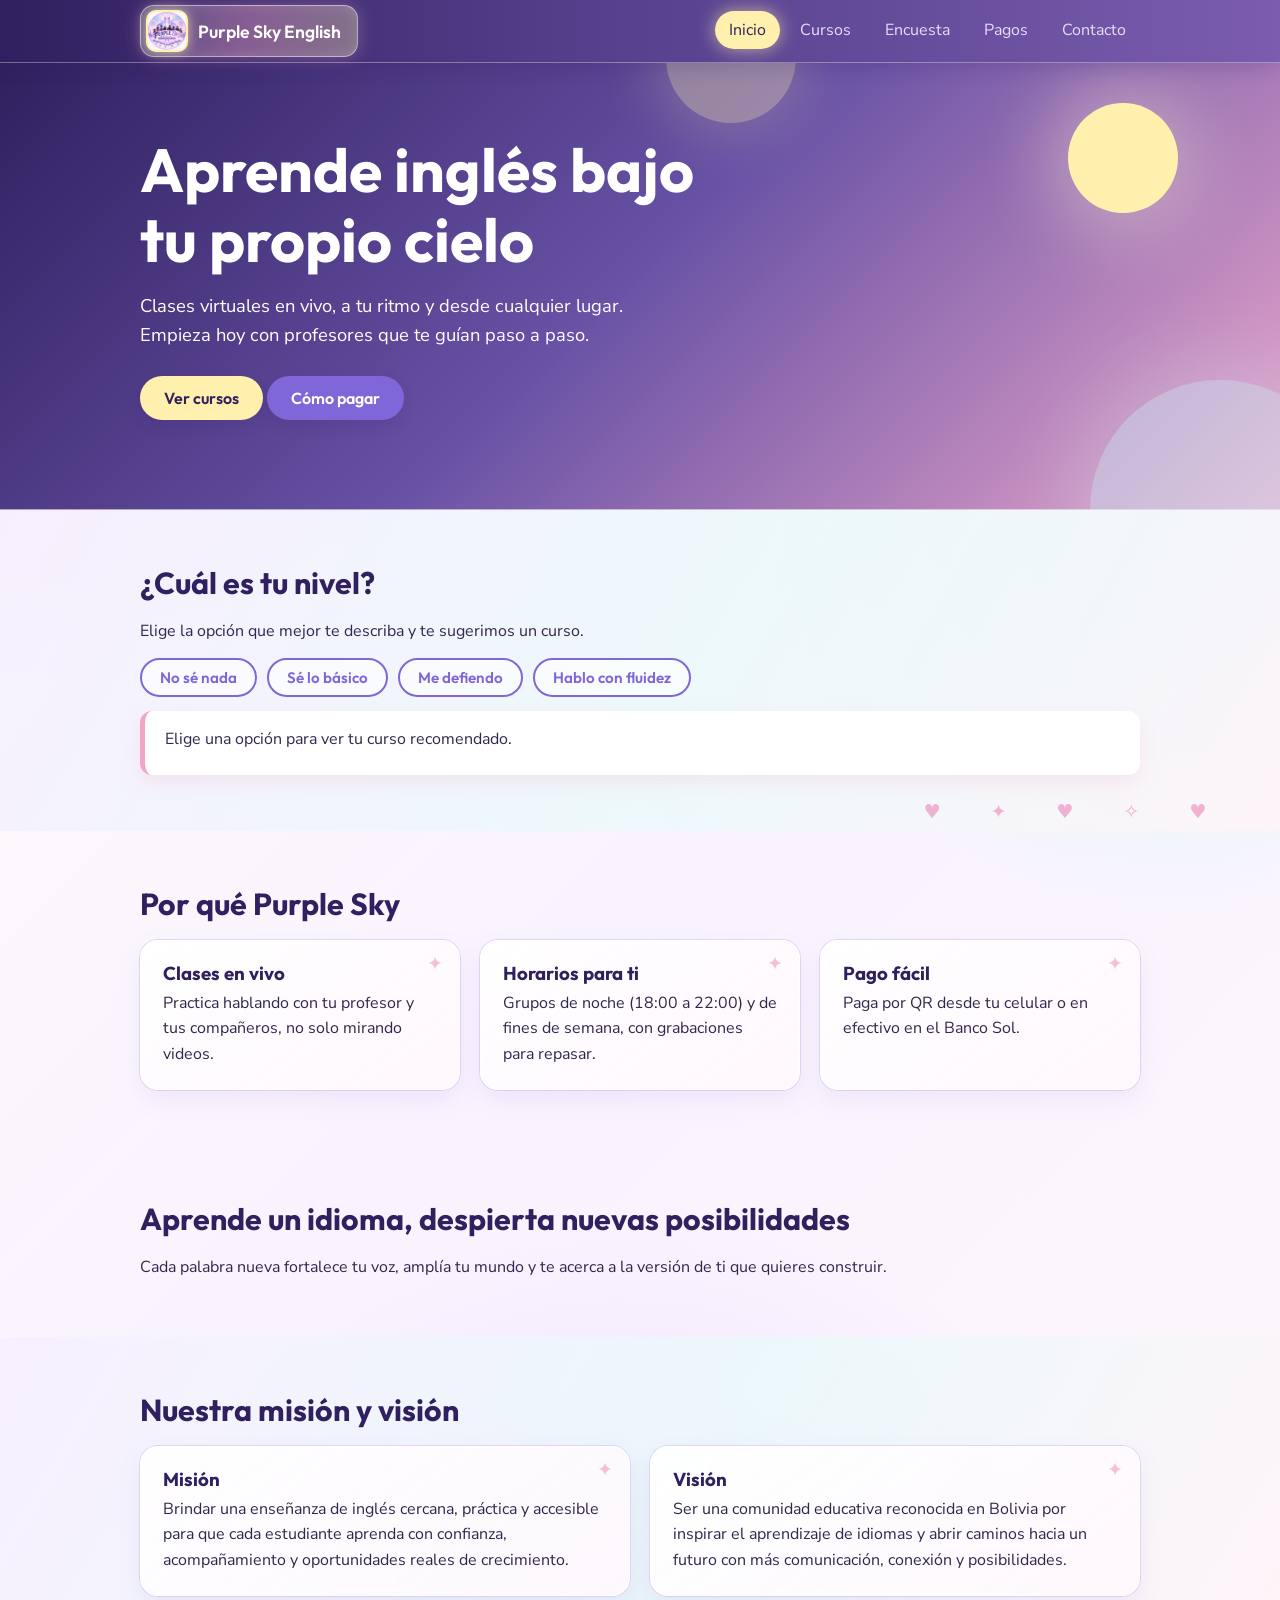
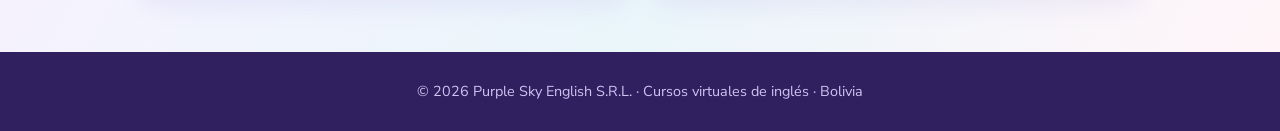
<file: index.html>
<!DOCTYPE html>
<html lang="es">
<head>
  <meta charset="UTF-8">
  <meta name="viewport" content="width=device-width, initial-scale=1.0">
  <title>Inicio | Purple Sky English S.R.L.</title>
  <link rel="icon" href="img/logo.svg">
  <link rel="preconnect" href="https://fonts.googleapis.com">
  <link rel="stylesheet" href="https://fonts.googleapis.com/css2?family=Nunito+Sans:wght@400;700&family=Outfit:wght@600&display=swap">
  <link rel="stylesheet" href="css/estilos.css">
</head>
<body>
<header><div class="wrap">
  <a class="marca" href="index.html" aria-label="Ir al inicio"><img src="img/Designer.png" alt="Logo">Purple Sky English</a>
  <button id="menu" aria-label="Abrir menú" aria-expanded="false">Menú</button>
  <nav><ul>
    <li><a href="index.html">Inicio</a></li>
    <li><a href="cursos.html">Cursos</a></li>
    <li><a href="encuesta.html">Encuesta</a></li>
    <li><a href="pagos.html">Pagos</a></li>
    <li><a href="contacto.html">Contacto</a></li>
  </ul></nav>
</div></header>
<main>
<section class="hero"><div class="luna"></div><div class="wrap">
  <h1>Aprende inglés bajo tu propio cielo</h1>
  <p>Clases virtuales en vivo, a tu ritmo y desde cualquier lugar. Empieza hoy con profesores que te guían paso a paso.</p>
  <a class="btn" href="cursos.html">Ver cursos</a> <a class="btn os" href="pagos.html">Cómo pagar</a>
</div></section>
<section class="fondo"><div class="wrap">
  <h2>¿Cuál es tu nivel?</h2>
  <p>Elige la opción que mejor te describa y te sugerimos un curso.</p>
  <div class="nivel">
    <button class="chip" data-n="A1">No sé nada</button><button class="chip" data-n="A2">Sé lo básico</button>
    <button class="chip" data-n="B1">Me defiendo</button><button class="chip" data-n="B2">Hablo con fluidez</button>
  </div>
  <div id="sugerencia" aria-live="polite">Elige una opción para ver tu curso recomendado.</div>
</div></section>
<section><div class="wrap">
  <h2>Por qué Purple Sky</h2>
  <div class="grid">
    <div class="card"><h3>Clases en vivo</h3><p>Practica hablando con tu profesor y tus compañeros, no solo mirando videos.</p></div>
    <div class="card"><h3>Horarios para ti</h3><p>Grupos de noche (18:00 a 22:00) y de fines de semana, con grabaciones para repasar.</p></div>
    <div class="card"><h3>Pago fácil</h3><p>Paga por QR desde tu celular o en efectivo en el Banco Sol.</p></div>
  </div>
</div></section>
<section><div class="wrap"><h2>Aprende un idioma, despierta nuevas posibilidades</h2><p>Cada palabra nueva fortalece tu voz, amplía tu mundo y te acerca a la versión de ti que quieres construir.</p></div></section>
<section class="fondo"><div class="wrap">
  <h2>Nuestra misión y visión</h2>
  <div class="grid">
    <article class="card"><h3>Misión</h3><p>Brindar una enseñanza de inglés cercana, práctica y accesible para que cada estudiante aprenda con confianza, acompañamiento y oportunidades reales de crecimiento.</p></article>
    <article class="card"><h3>Visión</h3><p>Ser una comunidad educativa reconocida en Bolivia por inspirar el aprendizaje de idiomas y abrir caminos hacia un futuro con más comunicación, conexión y posibilidades.</p></article>
  </div>
</div></section>
</main>
<footer>© <span id="anio">2026</span> Purple Sky English S.R.L. · Cursos virtuales de inglés · Bolivia</footer>
<script src="js/app.js"></script>
</body>
</html>
</file>
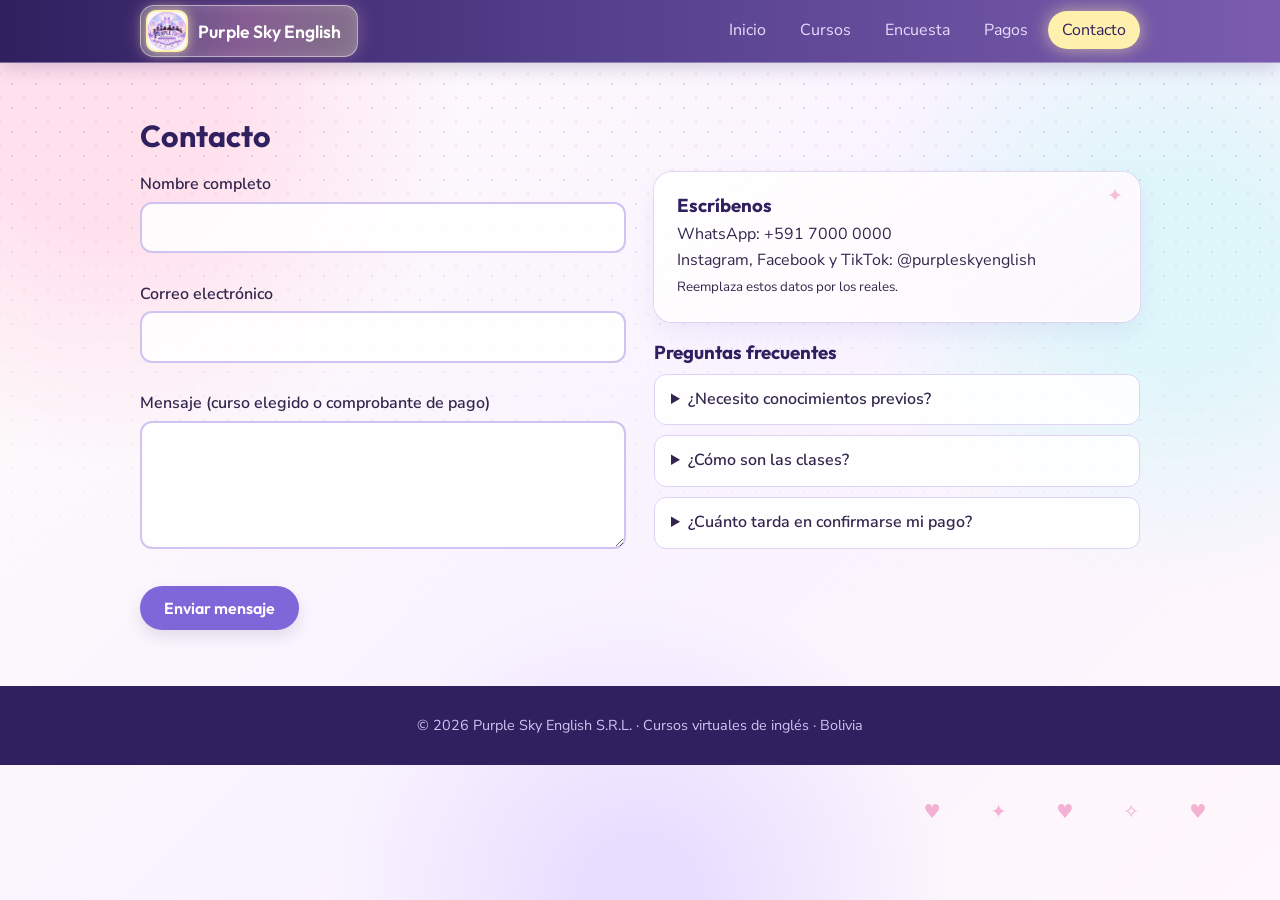
<file: contacto.html>
<!DOCTYPE html>
<html lang="es">
<head>
  <meta charset="UTF-8">
  <meta name="viewport" content="width=device-width, initial-scale=1.0">
  <title>Contacto | Purple Sky English S.R.L.</title>
  <link rel="icon" href="img/logo.svg">
  <link rel="preconnect" href="https://fonts.googleapis.com">
  <link rel="stylesheet" href="https://fonts.googleapis.com/css2?family=Nunito+Sans:wght@400;700&family=Outfit:wght@600&display=swap">
  <link rel="stylesheet" href="css/estilos.css">
</head>
<body>
<header><div class="wrap">
  <a class="marca" href="index.html" aria-label="Ir al inicio"><img src="img/Designer.png" alt="">Purple Sky English</a>
  <button id="menu" aria-label="Abrir menú" aria-expanded="false">Menú</button>
  <nav><ul>
    <li><a href="index.html">Inicio</a></li>
    <li><a href="cursos.html">Cursos</a></li>
    <li><a href="encuesta.html">Encuesta</a></li>
    <li><a href="pagos.html">Pagos</a></li>
    <li><a href="contacto.html">Contacto</a></li>
  </ul></nav>
</div></header>
<main>
<section><div class="wrap">
  <h2>Contacto</h2>
  <div class="pago"><div>
    <form id="form" novalidate>
      <label for="n">Nombre completo</label><input id="n" required autocomplete="name"><div class="err"></div>
      <label for="e">Correo electrónico</label><input id="e" type="email" required autocomplete="email"><div class="err"></div>
      <label for="m">Mensaje (curso elegido o comprobante de pago)</label><textarea id="m" rows="4" required></textarea><div class="err"></div>
      <button class="btn os" type="submit">Enviar mensaje</button>
    </form>
    <div class="ok" role="status"><b>Mensaje enviado.</b> Te respondemos pronto.</div>
  </div>
  <div>
    <div class="card" style="margin-bottom:20px"><h3>Escríbenos</h3><p>WhatsApp: +591 7000 0000</p><p>Instagram, Facebook y TikTok: @purpleskyenglish</p><small>Reemplaza estos datos por los reales.</small></div>
    <h3 style="margin-bottom:10px">Preguntas frecuentes</h3>
    <details><summary>¿Necesito conocimientos previos?</summary><p>No. Tenemos cursos desde nivel cero.</p></details>
    <details><summary>¿Cómo son las clases?</summary><p>En vivo por videollamada, en grupos pequeños.</p></details>
    <details><summary>¿Cuánto tarda en confirmarse mi pago?</summary><p>Menos de 24 horas hábiles.</p></details>
  </div></div>
</div></section>
</main>
<footer>© <span id="anio">2026</span> Purple Sky English S.R.L. · Cursos virtuales de inglés · Bolivia</footer>
<script src="js/app.js"></script>
</body>
</html>
</file>
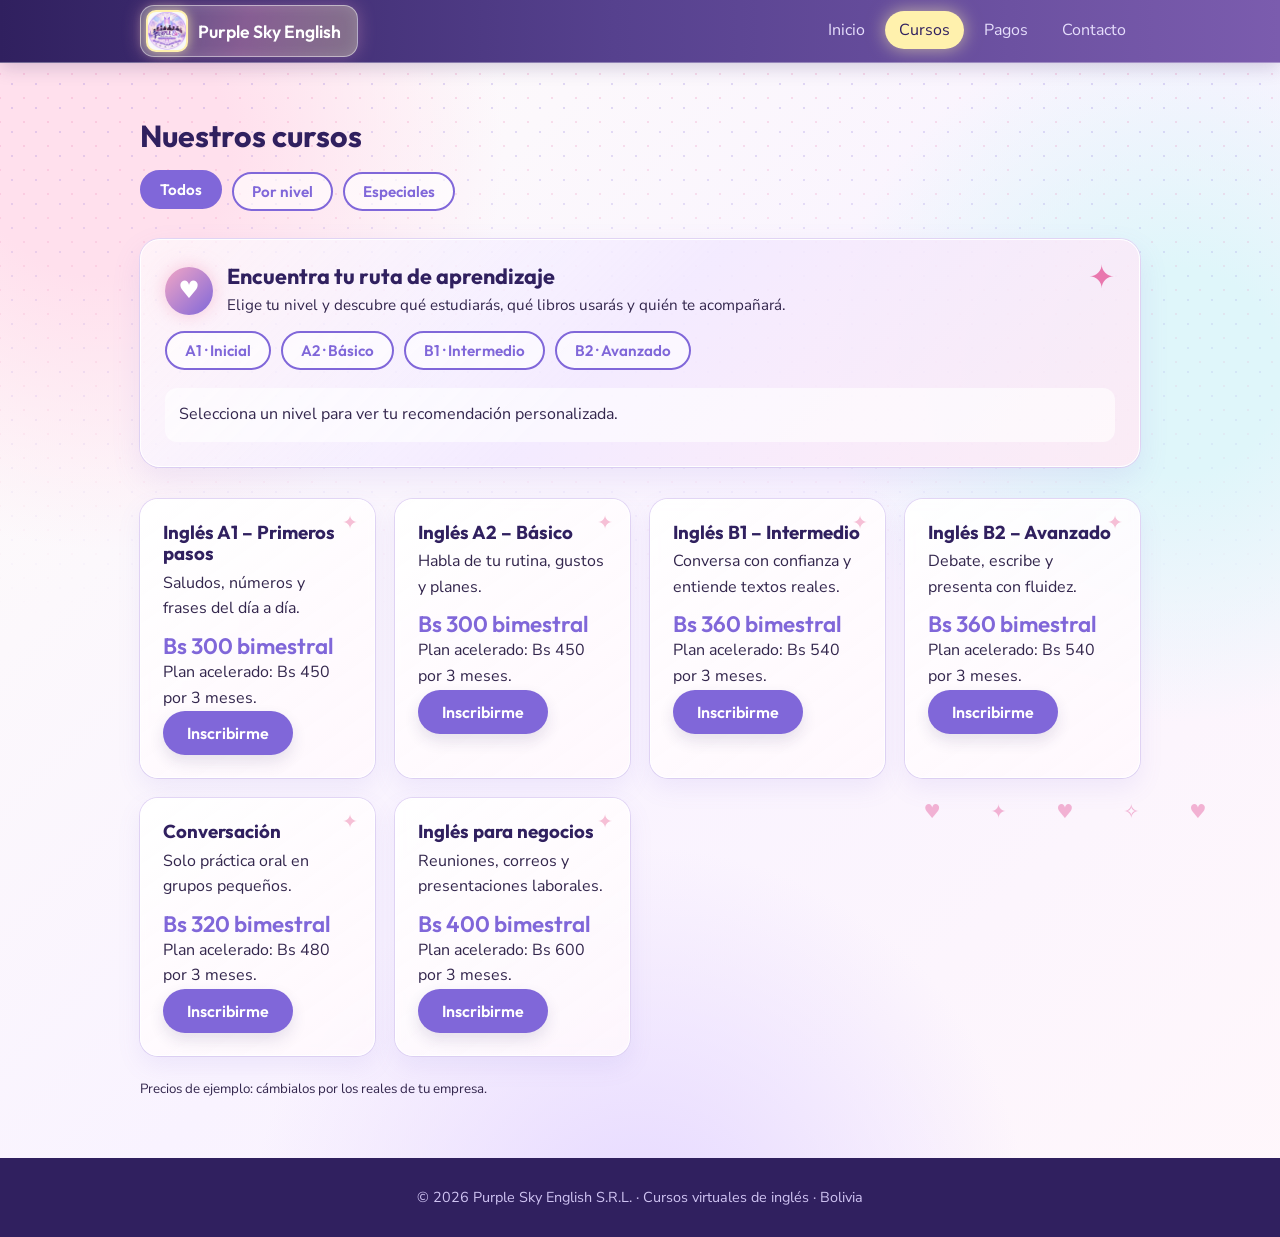
<file: cursos.html>
<!DOCTYPE html>
<html lang="es">
<head>
  <meta charset="UTF-8">
  <meta name="viewport" content="width=device-width, initial-scale=1.0">
  <title>Cursos | Purple Sky English S.R.L.</title>
  <link rel="icon" href="img/Designer.png">
  <link rel="preconnect" href="https://fonts.googleapis.com">
  <link rel="stylesheet" href="https://fonts.googleapis.com/css2?family=Nunito+Sans:wght@400;700&family=Outfit:wght@600&display=swap">
  <link rel="stylesheet" href="css/estilos.css">
</head>
<body>
<header><div class="wrap">
  <a class="marca" href="index.html" aria-label="Ir al inicio"><img src="img/Designer.png" alt="">Purple Sky English</a>
  <button id="menu" aria-label="Abrir menú" aria-expanded="false">Menú</button>
  <nav><ul>
    <li><a href="index.html">Inicio</a></li>
    <li><a href="cursos.html">Cursos</a></li>
    <li><a href="pagos.html">Pagos</a></li>
    <li><a href="contacto.html">Contacto</a></li>
  </ul></nav>
</div></header>
<main>
<section><div class="wrap">
  <h2>Nuestros cursos</h2>
  <div class="nivel filtro">
    <button class="chip on" data-f="todos">Todos</button><button class="chip" data-f="nivel">Por nivel</button><button class="chip" data-f="especial">Especiales</button>
  </div>
  <div class="ruta" id="ruta">
    <div class="ruta-cabecera">
      <span class="ruta-icono">♥</span>
      <div><h3>Encuentra tu ruta de aprendizaje</h3><p>Elige tu nivel y descubre qué estudiarás, qué libros usarás y quién te acompañará.</p></div>
    </div>
    <div class="nivel ruta-opciones" aria-label="Selecciona tu nivel de inglés">
      <button class="chip" data-ruta="A1">A1 · Inicial</button><button class="chip" data-ruta="A2">A2 · Básico</button>
      <button class="chip" data-ruta="B1">B1 · Intermedio</button><button class="chip" data-ruta="B2">B2 · Avanzado</button>
    </div>
    <div class="ruta-resultado" id="rutaResultado" aria-live="polite">
      <p class="ruta-ayuda">Selecciona un nivel para ver tu recomendación personalizada.</p>
    </div>
  </div>
  <div class="grid">
<article class="card curso" data-tipo="nivel"><h3>Inglés A1 – Primeros pasos</h3><p>Saludos, números y frases del día a día.</p><p class="precio">Bs 300 bimestral</p><p>Plan acelerado: Bs 450 por 3 meses.</p><a class="btn os" href="pagos.html">Inscribirme</a></article>
<article class="card curso" data-tipo="nivel"><h3>Inglés A2 – Básico</h3><p>Habla de tu rutina, gustos y planes.</p><p class="precio">Bs 300 bimestral</p><p>Plan acelerado: Bs 450 por 3 meses.</p><a class="btn os" href="pagos.html">Inscribirme</a></article>
<article class="card curso" data-tipo="nivel"><h3>Inglés B1 – Intermedio</h3><p>Conversa con confianza y entiende textos reales.</p><p class="precio">Bs 360 bimestral</p><p>Plan acelerado: Bs 540 por 3 meses.</p><a class="btn os" href="pagos.html">Inscribirme</a></article>
<article class="card curso" data-tipo="nivel"><h3>Inglés B2 – Avanzado</h3><p>Debate, escribe y presenta con fluidez.</p><p class="precio">Bs 360 bimestral</p><p>Plan acelerado: Bs 540 por 3 meses.</p><a class="btn os" href="pagos.html">Inscribirme</a></article>
<article class="card curso" data-tipo="especial"><h3>Conversación</h3><p>Solo práctica oral en grupos pequeños.</p><p class="precio">Bs 320 bimestral</p><p>Plan acelerado: Bs 480 por 3 meses.</p><a class="btn os" href="pagos.html">Inscribirme</a></article>
<article class="card curso" data-tipo="especial"><h3>Inglés para negocios</h3><p>Reuniones, correos y presentaciones laborales.</p><p class="precio">Bs 400 bimestral</p><p>Plan acelerado: Bs 600 por 3 meses.</p><a class="btn os" href="pagos.html">Inscribirme</a></article>
  </div>
  <p style="margin-top:20px"><small>Precios de ejemplo: cámbialos por los reales de tu empresa.</small></p>
</div></section>
</main>
<footer>© <span id="anio">2026</span> Purple Sky English S.R.L. · Cursos virtuales de inglés · Bolivia</footer>
<script src="js/app.js"></script>
</body>
</html>
</file>
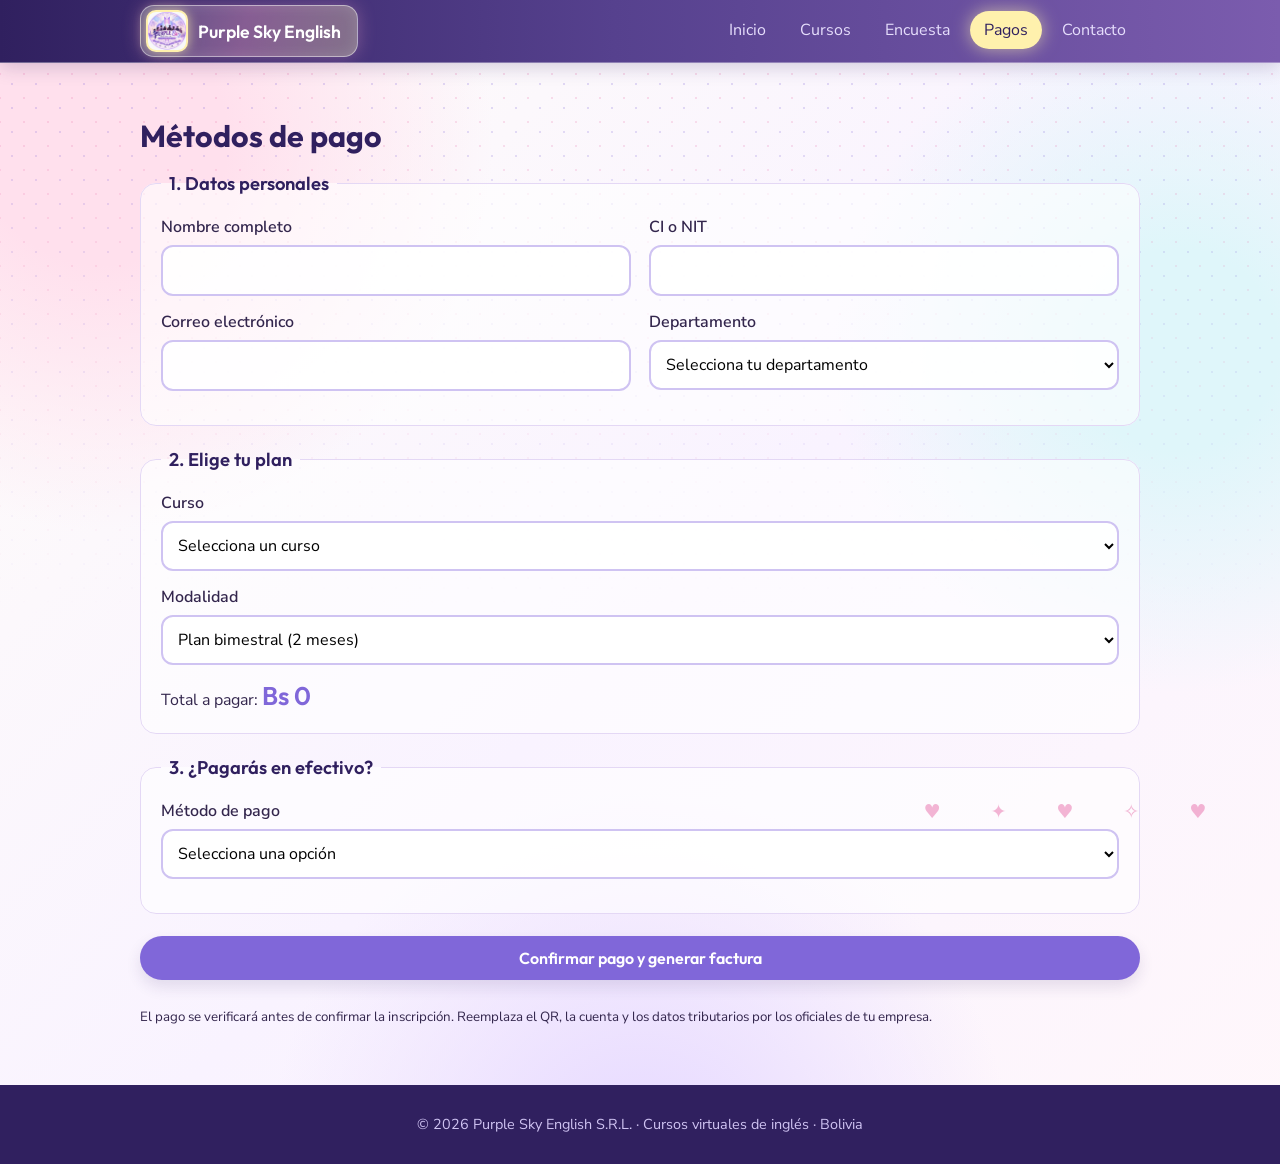
<file: pagos.html>
<!DOCTYPE html>
<html lang="es">
<head>
  <meta charset="UTF-8">
  <meta name="viewport" content="width=device-width, initial-scale=1.0">
  <title>Métodos de pago | Purple Sky English S.R.L.</title>
  <link rel="icon" href="img/Designer.png">
  <link rel="preconnect" href="https://fonts.googleapis.com">
  <link rel="stylesheet" href="https://fonts.googleapis.com/css2?family=Nunito+Sans:wght@400;700&family=Outfit:wght@600&display=swap">
  <link rel="stylesheet" href="css/estilos.css">
</head>
<body>
<header><div class="wrap">
  <a class="marca" href="index.html" aria-label="Ir al inicio"><img src="img/Designer.png" alt="">Purple Sky English</a>
  <button id="menu" aria-label="Abrir menú" aria-expanded="false">Menú</button>
  <nav><ul>
    <li><a href="index.html">Inicio</a></li>
    <li><a href="cursos.html">Cursos</a></li>
    <li><a href="encuesta.html">Encuesta</a></li>
    <li><a href="pagos.html">Pagos</a></li>
    <li><a href="contacto.html">Contacto</a></li>
  </ul></nav>
</div></header>
<main>
<section><div class="wrap">
  <h2>Métodos de pago</h2>
  <form id="pagoForm" class="pago-form">
    <fieldset><legend>1. Datos personales</legend>
      <div class="form-grid"><div><label for="nombre">Nombre completo</label><input id="nombre" name="nombre" required autocomplete="name"><span class="err"></span></div><div><label for="documento">CI o NIT</label><input id="documento" name="documento" required><span class="err"></span></div><div><label for="correo">Correo electrónico</label><input id="correo" name="correo" type="email" required autocomplete="email"><span class="err"></span></div><div><label for="departamento">Departamento</label><select id="departamento" name="departamento" required><option value="">Selecciona tu departamento</option><option>La Paz</option><option>Santa Cruz</option><option>Cochabamba</option><option>Chuquisaca</option><option>Tarija</option><option>Oruro</option><option>Potosí</option><option>Beni</option><option>Pando</option></select><span class="err"></span></div></div>
    </fieldset>
    <fieldset><legend>2. Elige tu plan</legend>
      <label for="curso">Curso</label><select id="curso" name="curso" required><option value="0">Selecciona un curso</option><option value="150">Inglés A1 – Primeros pasos</option><option value="150">Inglés A2 – Básico</option><option value="180">Inglés B1 – Intermedio</option><option value="180">Inglés B2 – Avanzado</option><option value="160">Conversación</option><option value="200">Inglés para negocios</option></select><span class="err"></span>
      <label for="meses">Modalidad</label><select id="meses" name="meses"><option value="2">Plan bimestral (2 meses)</option><option value="3">Plan acelerado (3 meses)</option></select>
      <p>Total a pagar: <span class="total tot">Bs 0</span></p>
    </fieldset>
    <fieldset><legend>3. ¿Pagarás en efectivo?</legend>
      <label for="metodo">Método de pago</label><select id="metodo" name="metodo" required><option value="">Selecciona una opción</option><option value="efectivo">Sí, pagaré en efectivo</option><option value="qr">No, pagaré por QR</option></select><span class="err"></span>
      <div id="qr" class="panel"><div class="pago"><img class="qr" src="img/WhatsApp Image 2026-10-03 at 12.34.13 AM.jpeg" alt="Código QR para pagar a Purple Sky English S.R.L."><ol class="pasos"><li>Escanea el QR con tu banco.</li><li>Escribe el monto: <b class="tot">Bs 0</b>.</li><li>Guarda la captura del comprobante.</li></ol></div></div>
      <div id="efectivo" class="panel"><div class="card"><p>Deposita en cualquier sucursal del <b>Banco Sol</b>.</p><p>Titular: <b>Purple Sky English S.R.L.</b></p><p>Cuenta: <b id="cuenta">000-0000000-0-00</b></p><p>Monto: <b class="tot">Bs 0</b></p><button type="button" class="btn os" id="copiar">Copiar número</button></div></div>
    </fieldset>
    <button type="submit" class="btn os">Confirmar pago y generar factura</button>
  </form>
  <div id="pagoExito" class="pago-exito oculto" aria-live="polite"><h2>¡Pago registrado correctamente!</h2><p id="correoAviso"></p><a id="enviarCorreo" class="btn" href="#">Enviar confirmación por correo</a></div>
  <article id="factura" class="factura oculto"><div class="factura-cabecera"><div><h2>Factura referencial</h2><p>Purple Sky English S.R.L.</p><p>Factura N° <b id="facturaNumero"></b></p></div><strong>13%<small>Crédito fiscal</small></strong></div><div class="factura-datos"><p><b>Cliente:</b> <span id="facturaNombre"></span></p><p><b>CI/NIT:</b> <span id="facturaDocumento"></span></p><p><b>Correo:</b> <span id="facturaCorreo"></span></p><p><b>Departamento:</b> <span id="facturaDepartamento"></span></p></div><div class="factura-total"><p>Importe total: <b id="facturaTotal"></b></p><p>Crédito fiscal (13%): <b id="facturaCredito"></b></p></div><small>Documento referencial para este sitio. La factura con validez fiscal debe emitirse mediante el sistema autorizado por el SIN con los datos tributarios reales.</small></article>
  <p style="margin-top:24px"><small>El pago se verificará antes de confirmar la inscripción. Reemplaza el QR, la cuenta y los datos tributarios por los oficiales de tu empresa.</small></p>
</div></section>
</main>
<footer>© <span id="anio">2026</span> Purple Sky English S.R.L. · Cursos virtuales de inglés · Bolivia</footer>
<script src="js/app.js"></script>
</body>
</html>
</file>
<file: css/estilos.css>
:root{--noche:#30205f;--violeta:#8067d9;--rosa:#f2a6c5;--rosa-fuerte:#e977ae;--luna:#fff1ad;--cielo:#f7f0ff;--celeste:#c9ecf5;--menta:#d8f1df;--texto:#33264d;--borde:#e4d8f5}
*{box-sizing:border-box;margin:0}
body{font-family:'Nunito Sans',system-ui,sans-serif;color:var(--texto);background:radial-gradient(circle at 8% 12%,#ffe0ed 0 8%,transparent 25%),radial-gradient(circle at 92% 30%,#dff6fa 0 7%,transparent 24%),radial-gradient(circle at 50% 100%,#e9ddff 0 5%,transparent 28%),linear-gradient(135deg,#fffdf9 0%,#f9f3ff 52%,#fff7fb 100%);line-height:1.6;min-height:100vh;overflow-x:hidden;cursor:url("data:image/svg+xml,%3Csvg xmlns='http://www.w3.org/2000/svg' width='32' height='32' viewBox='0 0 32 32'%3E%3Ctext y='25' fill='%23e977ae' font-size='24'%3E%E2%99%A5%3C/text%3E%3C/svg%3E") 4 4,auto}
body::before{content:'';position:fixed;inset:0;pointer-events:none;opacity:.26;background-image:radial-gradient(#8067d9 1px,transparent 1px),radial-gradient(#e977ae 1px,transparent 1px);background-position:0 0,12px 14px;background-size:24px 24px;mask-image:linear-gradient(to bottom,black,transparent 70%);z-index:-1}
body::after{content:'♥   ✦   ♥   ✧   ♥';position:fixed;right:4vw;bottom:8vh;color:#e977ae88;font-size:1.2rem;letter-spacing:1.4rem;pointer-events:none;z-index:0;animation:brillar 4s ease-in-out infinite}
h1,h2,h3{font-family:'Outfit',sans-serif;line-height:1.15;color:var(--noche)}
a{color:var(--violeta)}img{max-width:100%}
.wrap{max-width:1040px;margin:auto;padding:0 20px}
header{background:linear-gradient(90deg,#30205f,#56418e 48%,#7b5cae);position:sticky;top:0;z-index:5;box-shadow:0 4px 18px #30205f33;border-bottom:1px solid #fff5}
header .wrap{display:flex;align-items:center;justify-content:space-between;min-height:62px}
.marca{display:flex;align-items:center;gap:10px;min-height:48px;padding:4px 16px 4px 5px;color:#fff;text-decoration:none;font:600 1.1rem Outfit,sans-serif;background:linear-gradient(105deg,#ffffff2e,#f2a6c566 48%,#fff1ad55);border:1px solid #ffffff80;border-radius:14px;box-shadow:0 0 18px #f2a6c555,inset 0 0 14px #ffffff22;transition:transform .2s,box-shadow .2s}
.marca:hover{transform:translateY(-1px);box-shadow:0 0 26px #fff1ad99,inset 0 0 16px #ffffff33}
.marca img{width:42px;height:42px;object-fit:cover;border-radius:10px;background:var(--luna);padding:2px;box-shadow:0 0 12px #fff1adbb}
nav ul{display:flex;gap:6px;list-style:none;padding:0}
nav a{color:#e6defc;text-decoration:none;padding:8px 14px;border-radius:99px;transition:background .2s,color .2s,transform .2s,box-shadow .2s}
nav a:hover,nav a.activo{background:var(--luna);color:var(--noche);transform:translateY(-1px);box-shadow:0 0 18px #fff1ad99}
#menu{display:none;background:none;border:2px solid #fff;color:#fff;border-radius:8px;padding:6px 12px;font-size:1rem}
.hero{background:linear-gradient(135deg,#30205f 0%,#6751a5 48%,#eaa6ca 100%);color:#fff;padding:72px 0 90px;position:relative;overflow:hidden;isolation:isolate;box-shadow:inset 0 -1px #fff8}
.hero::before,.hero::after{content:'';position:absolute;border-radius:50%;z-index:-1}
.hero::before{width:260px;height:260px;right:-70px;bottom:-130px;background:var(--celeste);opacity:.45;box-shadow:0 0 70px 25px #c9ecf577;animation:flotar 7s ease-in-out infinite}
.hero::after{width:130px;height:130px;left:52%;top:-70px;background:var(--luna);opacity:.35;box-shadow:0 0 50px 18px #fff1ad77;animation:flotar 5s ease-in-out infinite reverse}
.hero h1{color:#fff;font-size:clamp(2.2rem,6vw,3.8rem);max-width:14ch}
.hero p{max-width:46ch;margin:16px 0 26px;font-size:1.15rem}
.luna{position:absolute;right:8%;top:40px;width:110px;height:110px;border-radius:50%;background:var(--luna);box-shadow:0 0 70px 20px #fff6d655;animation:flotar 5s ease-in-out infinite}
.btn{display:inline-block;background:var(--luna);color:var(--noche);font:600 1rem Outfit,sans-serif;padding:12px 24px;border-radius:99px;text-decoration:none;border:0;cursor:pointer;box-shadow:0 7px 15px #30205f1f;transition:transform .2s,box-shadow .2s,background .2s}
.btn:hover{background:#fff;transform:translateY(-3px);box-shadow:0 10px 20px #30205f33,0 0 20px #fff1ad99}.btn.os{background:var(--violeta);color:#fff}.btn.os:hover{background:var(--noche)}
section{padding:56px 0;position:relative}.fondo{background:linear-gradient(120deg,#f6efffdd,#eaf9fadd 55%,#fff4f8dd)}
h2{font-size:1.9rem;margin-bottom:18px}
.grid{display:grid;grid-template-columns:repeat(auto-fit,minmax(230px,1fr));gap:20px}
.card{background:linear-gradient(145deg,#ffffffed,#fff8fddd);border:1px solid #fff; border-radius:18px;padding:22px;box-shadow:0 10px 25px #8067d91a,0 0 0 1px var(--borde);backdrop-filter:blur(5px);position:relative;overflow:hidden}
.card::before{content:'✦';position:absolute;right:16px;top:8px;color:var(--rosa);font-size:1.2rem;opacity:.7;animation:brillar 3s ease-in-out infinite}
.card h3{margin-bottom:6px}.precio{font:600 1.4rem Outfit;color:var(--violeta);margin-top:10px}
.ruta{margin:28px 0 32px;padding:24px;border:1px solid #fff;border-radius:20px;background:linear-gradient(135deg,#fff9,#f2e9ffdd 48%,#ffeaf4dd);box-shadow:0 12px 30px #8067d91f,0 0 0 1px var(--borde);position:relative;overflow:hidden}
.ruta::after{content:'✦';position:absolute;right:24px;top:12px;color:var(--rosa-fuerte);font-size:2rem;animation:brillar 3s ease-in-out infinite}
.ruta-cabecera{display:flex;align-items:center;gap:14px}.ruta-cabecera h3{font-size:1.35rem;margin-bottom:4px}.ruta-cabecera p{font-size:.95rem}.ruta-icono{display:grid;place-items:center;width:48px;height:48px;flex:0 0 48px;border-radius:50%;background:linear-gradient(135deg,var(--rosa),var(--violeta));color:#fff;font-size:1.5rem;box-shadow:0 0 18px #f2a6c599}.ruta-opciones{margin:18px 0}.ruta-resultado{padding-top:4px}.ruta-ayuda{background:#fff9;border-radius:12px;padding:14px}.motivacion{display:grid;gap:5px;padding:16px 18px;border-left:5px solid var(--rosa-fuerte);background:#fff9;border-radius:12px;margin-bottom:16px}.motivacion strong{color:var(--noche);font-size:1.05rem}.ruta-detalles{display:grid;grid-template-columns:repeat(2,minmax(0,1fr));gap:16px;margin-bottom:18px}.ruta-detalles>div{padding:16px;background:#fff9;border:1px solid #fff;border-radius:14px}.ruta-detalles h4{font-family:Outfit;color:var(--violeta);margin-bottom:8px}.ruta-detalles ul{padding-left:20px}.docente{font:600 1.1rem Outfit;color:var(--noche);margin-bottom:4px}
.nivel{display:flex;flex-wrap:wrap;gap:10px;margin:14px 0}
.chip{border:2px solid var(--violeta);background:#fff9;color:var(--violeta);padding:8px 18px;border-radius:99px;font:600 .95rem Outfit;cursor:pointer;transition:transform .2s,background .2s,color .2s}
.chip.on,.chip:hover{background:var(--violeta);color:#fff;transform:translateY(-2px)}
#sugerencia{background:#fff;border-left:5px solid var(--rosa);padding:16px 20px;border-radius:12px;min-height:64px;box-shadow:0 8px 20px #f2a6c533}
.pasos{counter-reset:p;list-style:none;padding:0}
.pasos li{counter-increment:p;padding:10px 0 10px 48px;position:relative}
.pasos li::before{content:counter(p);position:absolute;left:0;top:8px;width:34px;height:34px;border-radius:50%;background:var(--violeta);color:#fff;display:grid;place-items:center;font:600 1rem Outfit;box-shadow:0 4px 10px #8067d94d}
.tabs{display:flex;gap:10px;margin-bottom:20px;flex-wrap:wrap}
.panel{display:none}.panel.on{display:block}
.pago{display:grid;grid-template-columns:repeat(auto-fit,minmax(260px,1fr));gap:28px;align-items:start}
.qr{width:220px;border:6px solid #fff;border-radius:12px;box-shadow:0 0 0 2px var(--violeta)}
.pago-form{display:grid;gap:22px}.pago-form fieldset{border:1px solid var(--borde);border-radius:16px;padding:20px;background:#ffffff99}.pago-form legend{padding:0 8px;font:600 1.15rem Outfit;color:var(--noche)}.form-grid{display:grid;grid-template-columns:repeat(2,minmax(0,1fr));gap:0 18px}.pago-form .panel{margin-top:14px}.pago-exito{margin-top:28px;padding:22px;border:2px solid #2e9d5b;border-radius:16px;background:#e6f7ec}.pago-exito h2{color:#237642;margin-bottom:8px}.factura{margin-top:22px;padding:24px;background:#fff;border:2px solid var(--noche);border-radius:4px;box-shadow:0 12px 25px #30205f22}.factura-cabecera{display:flex;justify-content:space-between;gap:20px;border-bottom:1px solid var(--borde);padding-bottom:14px}.factura-cabecera h2{margin-bottom:4px}.factura-cabecera>strong{display:grid;place-items:center;color:var(--violeta);font:600 1.8rem Outfit}.factura-cabecera small{font:400 .7rem 'Nunito Sans',sans-serif}.factura-datos{display:grid;grid-template-columns:repeat(2,minmax(0,1fr));gap:5px 20px;padding:18px 0}.factura-total{border-top:1px solid var(--borde);padding-top:14px;text-align:right}.factura-total p{margin:5px 0}.factura-total b{font-family:Outfit;color:var(--violeta)}
select,input,textarea{width:100%;padding:11px;border:2px solid #cfc3f2;border-radius:12px;background:#ffffffd9;font:inherit;margin:4px 0 14px}
select:focus,input:focus,textarea:focus,.chip:focus,.btn:focus{outline:3px solid var(--rosa)}
label{font-weight:600}.total{font:600 1.6rem Outfit;color:var(--violeta)}
.err{color:#b3202f;font-size:.9rem;margin-top:-10px;margin-bottom:10px;min-height:1em}
.ok{background:#e6f7ec;border:2px solid #2e9d5b;border-radius:10px;padding:16px;display:none}
details{border:1px solid #ddd3f7;border-radius:12px;padding:12px 16px;margin-bottom:10px;background:#ffffffd9;transition:border-color .2s,transform .2s}details:hover{border-color:var(--rosa);transform:translateX(3px)}
summary{font-weight:600;cursor:pointer}
footer{background:var(--noche);color:#cfc3f2;padding:28px 0;text-align:center;font-size:.9rem}
.oculto{display:none!important}
@media(max-width:700px){#menu{display:block}nav ul{display:none;position:absolute;left:0;right:0;top:62px;background:var(--noche);flex-direction:column;padding:10px 20px}nav ul.abierto{display:flex}.luna{width:70px;height:70px;right:5%}.marca{font-size:.95rem;padding-right:10px}.marca img{width:36px;height:36px}}
@media(max-width:600px){.ruta{padding:18px}.ruta-cabecera{align-items:flex-start}.ruta-icono{width:40px;height:40px;flex-basis:40px}.ruta-cabecera h3{font-size:1.15rem}.ruta-detalles{grid-template-columns:1fr}}
@media(max-width:600px){.form-grid,.factura-datos{grid-template-columns:1fr}.pago-form fieldset{padding:16px}.factura-cabecera{display:block}.factura-cabecera>strong{display:flex;gap:8px;justify-content:flex-start;margin-top:12px}}
@keyframes flotar{0%,100%{transform:translateY(0) rotate(0)}50%{transform:translateY(-10px) rotate(4deg)}}
@keyframes brillar{0%,100%{opacity:.35;transform:scale(.9) rotate(-8deg)}50%{opacity:1;transform:scale(1.12) rotate(8deg)}}
@media(prefers-reduced-motion:no-preference){.card{transition:transform .2s,box-shadow .2s}.card:hover{transform:translateY(-5px);box-shadow:0 16px 28px #8067d933}}
@media(prefers-reduced-motion:reduce){*,*::before,*::after{animation-duration:.01ms!important;animation-iteration-count:1!important;scroll-behavior:auto!important}}

.fila{display:grid;grid-template-columns:1fr auto;gap:2px 10px;margin:10px 0}.fila .pista{grid-column:1/-1;background:#e8defc;border-radius:99px;height:12px}.fila i{display:block;height:100%;border-radius:99px;background:linear-gradient(90deg,var(--violeta),var(--rosa))}.fila b{color:var(--violeta)}
.libros-hero{padding:58px 0 62px;background:linear-gradient(135deg,#30205f,#8067d9 54%,#f2a6c5);color:#fff;position:relative;overflow:hidden}.libros-hero::after{content:'✦  ♥  ✦';position:absolute;right:7%;top:30%;font-size:2rem;letter-spacing:1rem;color:#fff9;animation:brillar 3s ease-in-out infinite}.libros-hero h1{color:#fff;font-size:clamp(2.2rem,5vw,3.5rem);margin:8px 0 12px}.libros-hero p{max-width:48ch;font-size:1.1rem;margin-bottom:22px}.etiqueta,.nivel-label{display:inline-block;color:var(--violeta);font:600 .8rem Outfit;text-transform:uppercase;letter-spacing:.08em}.etiqueta{color:var(--luna)}
.libros-grid{display:grid;grid-template-columns:repeat(2,minmax(0,1fr));gap:20px}.libro-card{display:grid;grid-template-columns:132px 1fr;gap:18px;align-items:center;padding:18px;background:#ffffffd9;border:1px solid var(--borde);border-radius:18px;box-shadow:0 10px 25px #8067d91a;transition:transform .2s,box-shadow .2s,border-color .2s}.libro-card:hover,.libro-card.seleccionado{transform:translateY(-4px);border-color:var(--rosa-fuerte);box-shadow:0 14px 30px #e977ae44,0 0 20px #fff1ad66}.libro-portada{height:178px;border-radius:12px;background:linear-gradient(145deg,#d9ccff,#ffdce9 55%,#fff1ad);display:grid;place-items:center;overflow:hidden;box-shadow:inset 0 0 0 3px #fff8,0 5px 12px #8067d933}.libro-portada img{width:100%;height:100%;object-fit:cover}.libro-portada span{display:none;font:600 2rem Outfit;color:#fff;text-shadow:0 2px 8px #30205f88}.libro-card h3{font-size:1.15rem;margin:5px 0 8px}.libro-extra{font-size:.9rem;color:var(--violeta);margin-top:10px}.libro-nota{margin-top:24px;padding:16px 18px;border-left:5px solid var(--rosa);border-radius:12px;background:#fff9}.libro-nota code{color:var(--violeta);font-weight:700}
@media(max-width:700px){.libros-grid{grid-template-columns:1fr}.libro-card{grid-template-columns:112px 1fr}.libro-portada{height:156px}}
</file>
